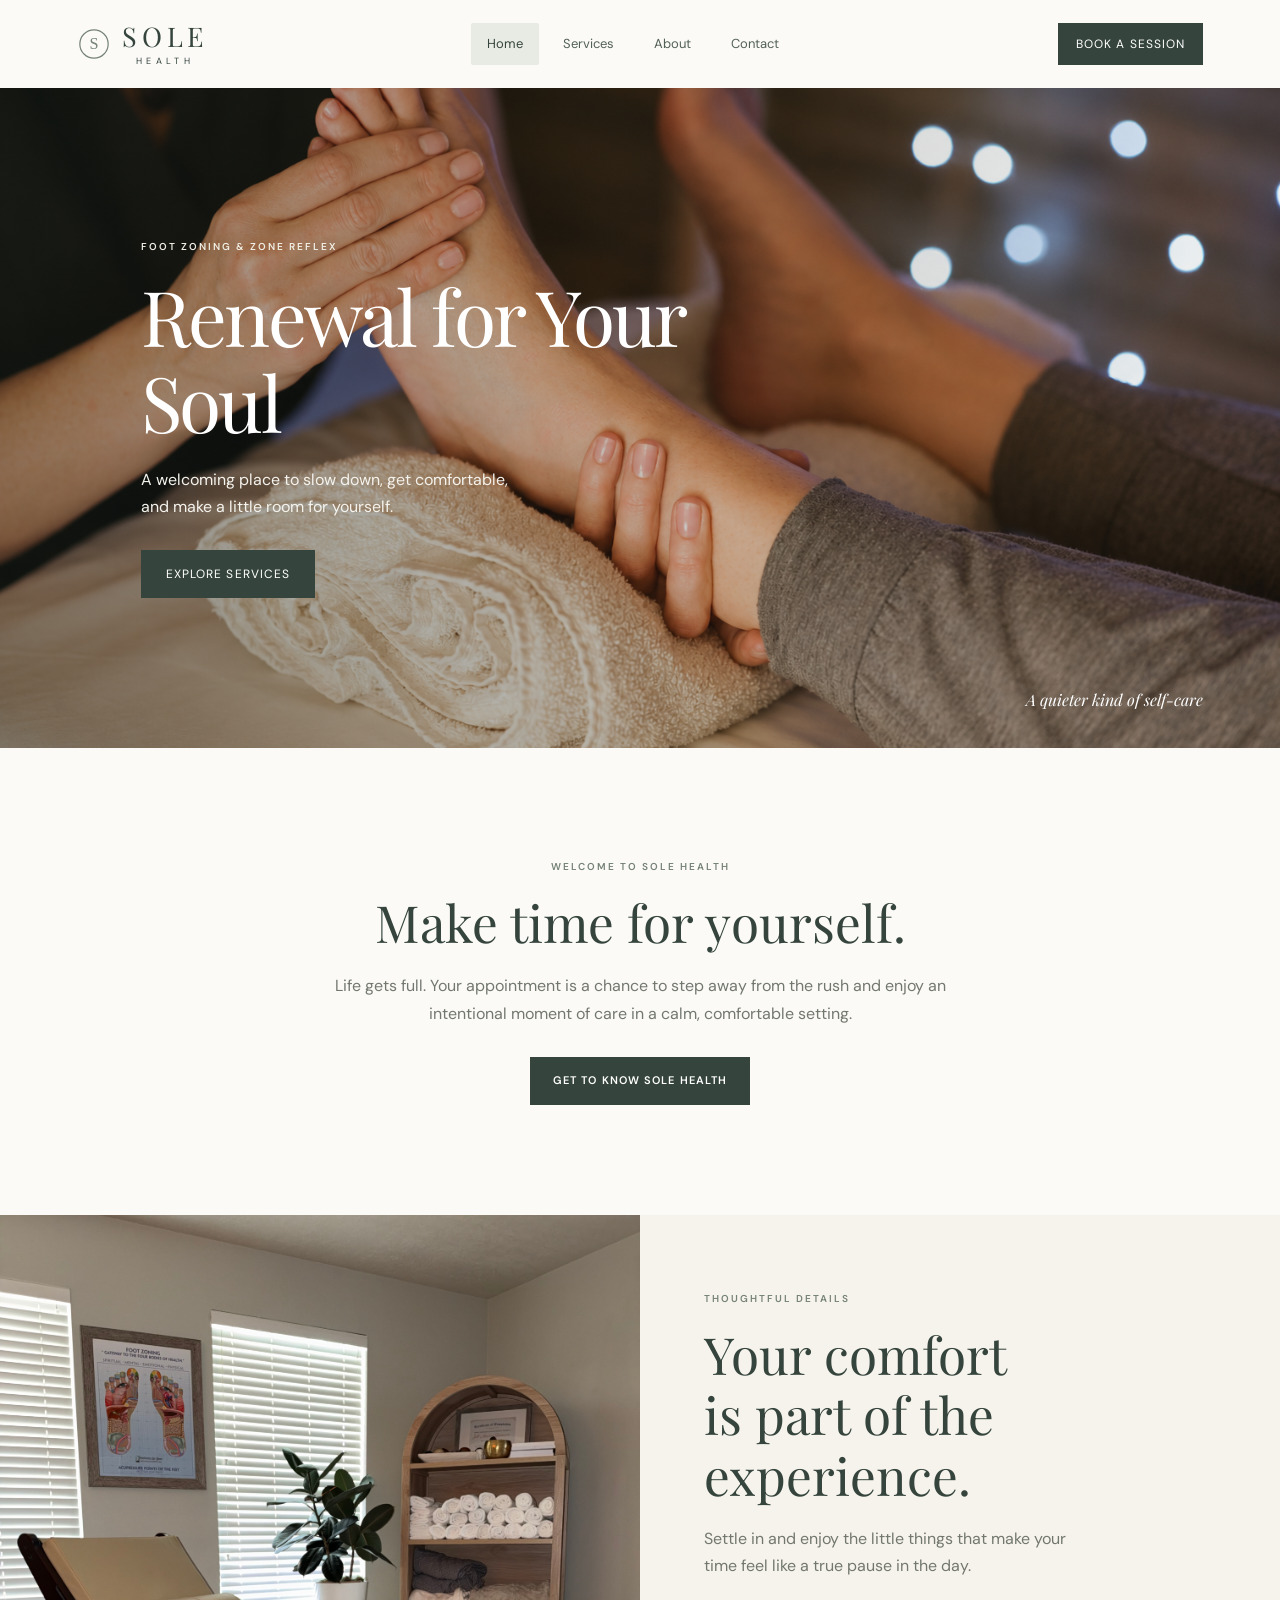
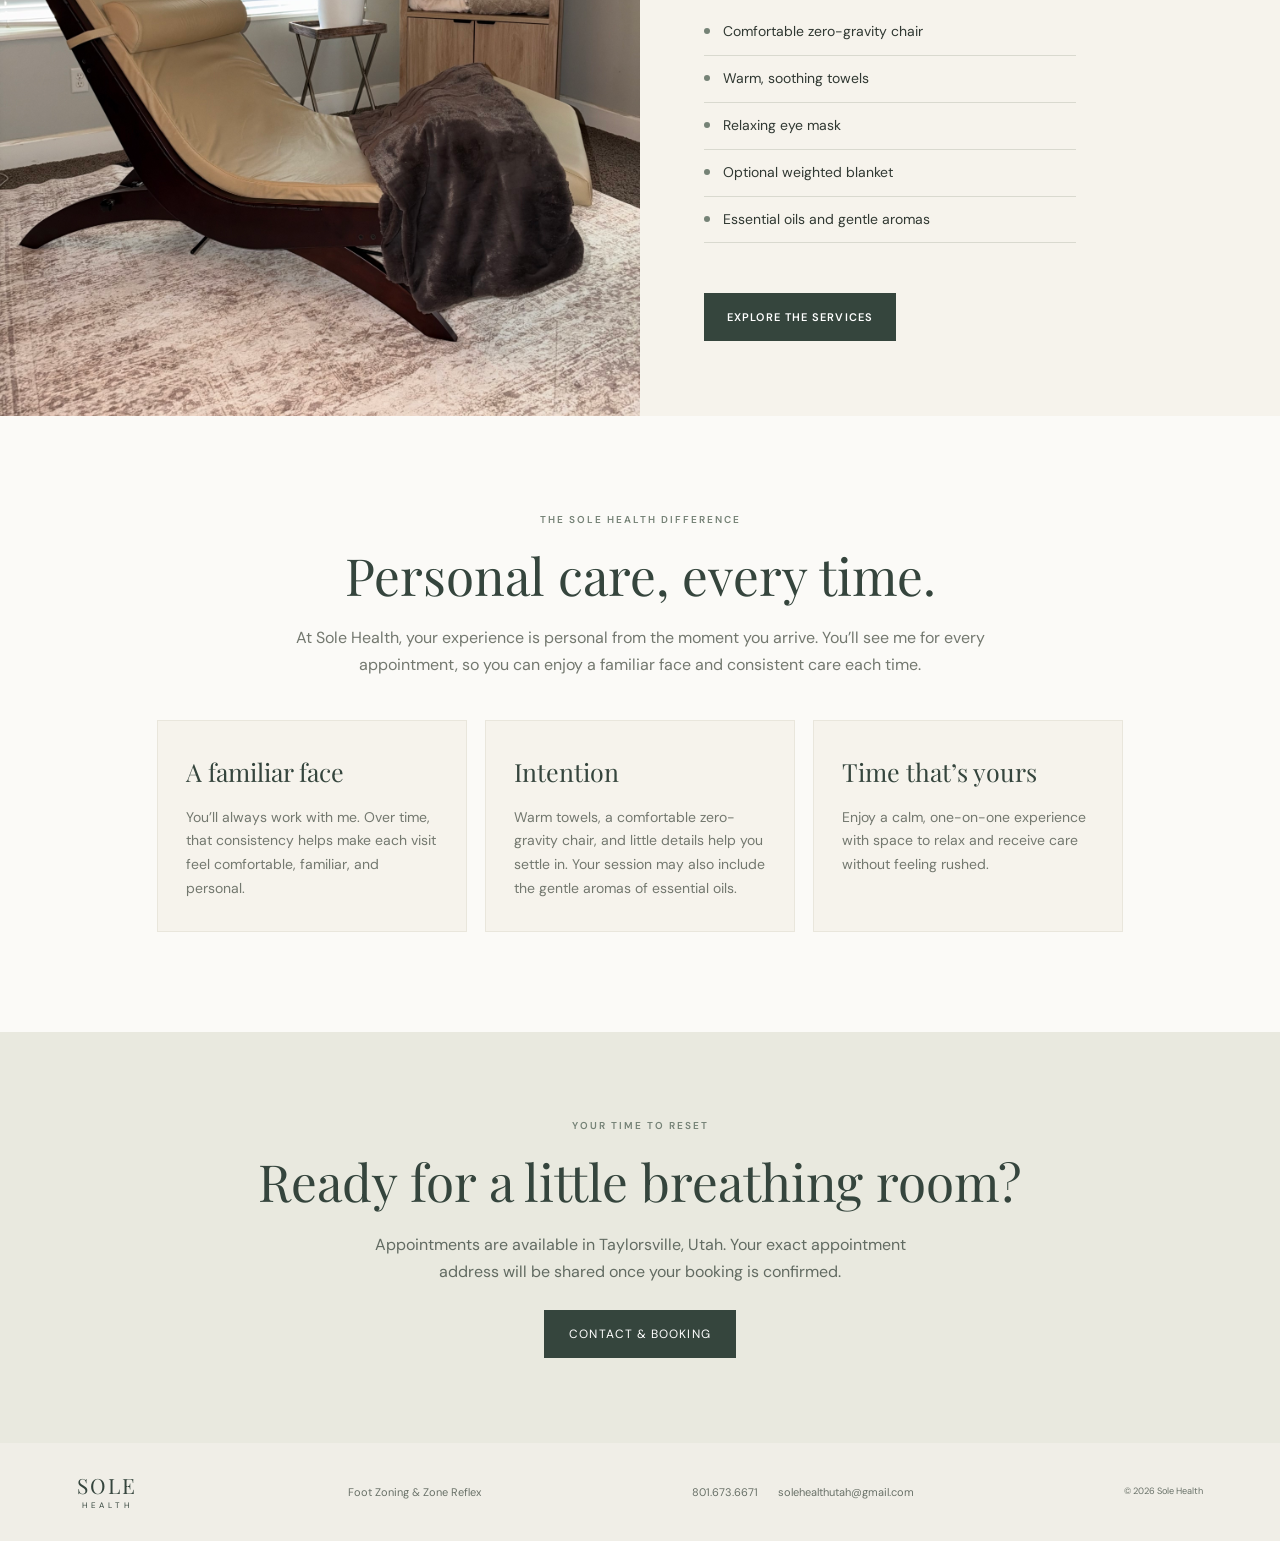
<file: index.html>
<!doctype html><html lang="en"><head><meta charset="utf-8"><meta name="viewport" content="width=device-width,initial-scale=1"><meta name="description" content="Enjoy Foot Zoning or a luxurious hands-on Zone Reflex session in Taylorsville, Utah."><meta name="theme-color" content="#f6f3ec"><title>Sole Health | Foot Zoning &amp; Zone Reflex</title><link rel="preconnect" href="https://fonts.googleapis.com"><link rel="preconnect" href="https://fonts.gstatic.com" crossorigin><link href="https://fonts.googleapis.com/css2?family=DM+Sans:wght@400;500;600&family=Playfair+Display:wght@400;500;600&display=swap" rel="stylesheet"><link rel="stylesheet" href="styles.css"></head><body><header class="site-header"><a class="wordmark header-wordmark" href="index.html"><svg class="brand-mark" viewBox="0 0 48 48" role="img" aria-label="Sole Health logo" xmlns="http://www.w3.org/2000/svg"><circle cx="24" cy="24" r="20" fill="none" stroke="currentColor" stroke-width="1.7"/><text x="24" y="31" text-anchor="middle" font-family="Georgia,serif" font-size="23" fill="currentColor">S</text></svg><span class="wordmark-text"><span>SOLE</span><small>HEALTH</small></span></a><nav aria-label="Main navigation"><a class="active" href="index.html">Home</a><a class="" href="services.html">Services</a><a class="" href="about.html">About</a><a class="" href="contact.html">Contact</a></nav><a class="button button-small" href="contact.html#booking">Book a session</a></header><main id="top"><section class="hero"><div class="hero-image" role="img" aria-label="A peaceful foot zoning treatment setting"></div><div class="hero-content"><p class="eyebrow">FOOT ZONING &amp; ZONE REFLEX</p><h1>Renewal for Your Soul</h1><p class="hero-copy">A welcoming place to slow down, get comfortable, and make a little room for yourself.</p><a class="button" href="services.html">Explore services</a></div><div class="hero-note">A quieter kind of self-care</div></section><section class="intro section-wrap"><p class="eyebrow">WELCOME TO SOLE HEALTH</p><h2>Make time for yourself.</h2><p class="intro-copy">Life gets full. Your appointment is a chance to step away from the rush and enjoy an intentional moment of care in a calm, comfortable setting.</p><a class="text-link standalone-link" href="about.html">Get to know Sole Health</a></section><section class="experience"><div class="experience-photo" role="img" aria-label="A calm spa treatment room with soft linens and warm candlelight"></div><div class="experience-copy"><p class="eyebrow">THOUGHTFUL DETAILS</p><h2>Your comfort<br>is part of the experience.</h2><p>Settle in and enjoy the little things that make your time feel like a true pause in the day.</p><ul class="amenities"><li>Comfortable zero-gravity chair</li><li>Warm, soothing towels</li><li>Relaxing eye mask</li><li>Optional weighted blanket</li><li>Essential oils and gentle aromas</li></ul><a class="text-link standalone-link" href="services.html">Explore the services</a></div></section><section class="difference section-wrap"><div class="difference-heading"><p class="eyebrow">THE SOLE HEALTH DIFFERENCE</p><h2>Personal care, every time.</h2><p>At Sole Health, your experience is personal from the moment you arrive. You’ll see me for every appointment, so you can enjoy a familiar face and consistent care each time.</p></div><div class="difference-grid"><article class="difference-card"><h3>A familiar face</h3><p>You’ll always work with me. Over time, that consistency helps make each visit feel comfortable, familiar, and personal.</p></article><article class="difference-card"><h3>Intention</h3><p>Warm towels, a comfortable zero-gravity chair, and little details help you settle in. Your session may also include the gentle aromas of essential oils.</p></article><article class="difference-card"><h3>Time that’s yours</h3><p>Enjoy a calm, one-on-one experience with space to relax and receive care without feeling rushed.</p></article></div></section><section class="home-contact"><p class="eyebrow">YOUR TIME TO RESET</p><h2>Ready for a little breathing room?</h2><p>Appointments are available in Taylorsville, Utah. Your exact appointment address will be shared once your booking is confirmed.</p><a class="button" href="contact.html#booking">Contact &amp; booking</a></section></main><footer class="site-footer"><a class="wordmark footer-mark" href="index.html"><span>SOLE</span><small>HEALTH</small></a><p>Foot Zoning &amp; Zone Reflex</p><div class="footer-contact"><a href="tel:+18016736671">801.673.6671</a><a href="mailto:solehealthutah@gmail.com?subject=Appointment%20Booking%20-%20Sole%20Health">solehealthutah@gmail.com</a></div><small>© <span class="year"></span> Sole Health</small></footer><script>document.querySelectorAll('.year').forEach(el=>el.textContent=new Date().getFullYear())</script></body></html>
</file>
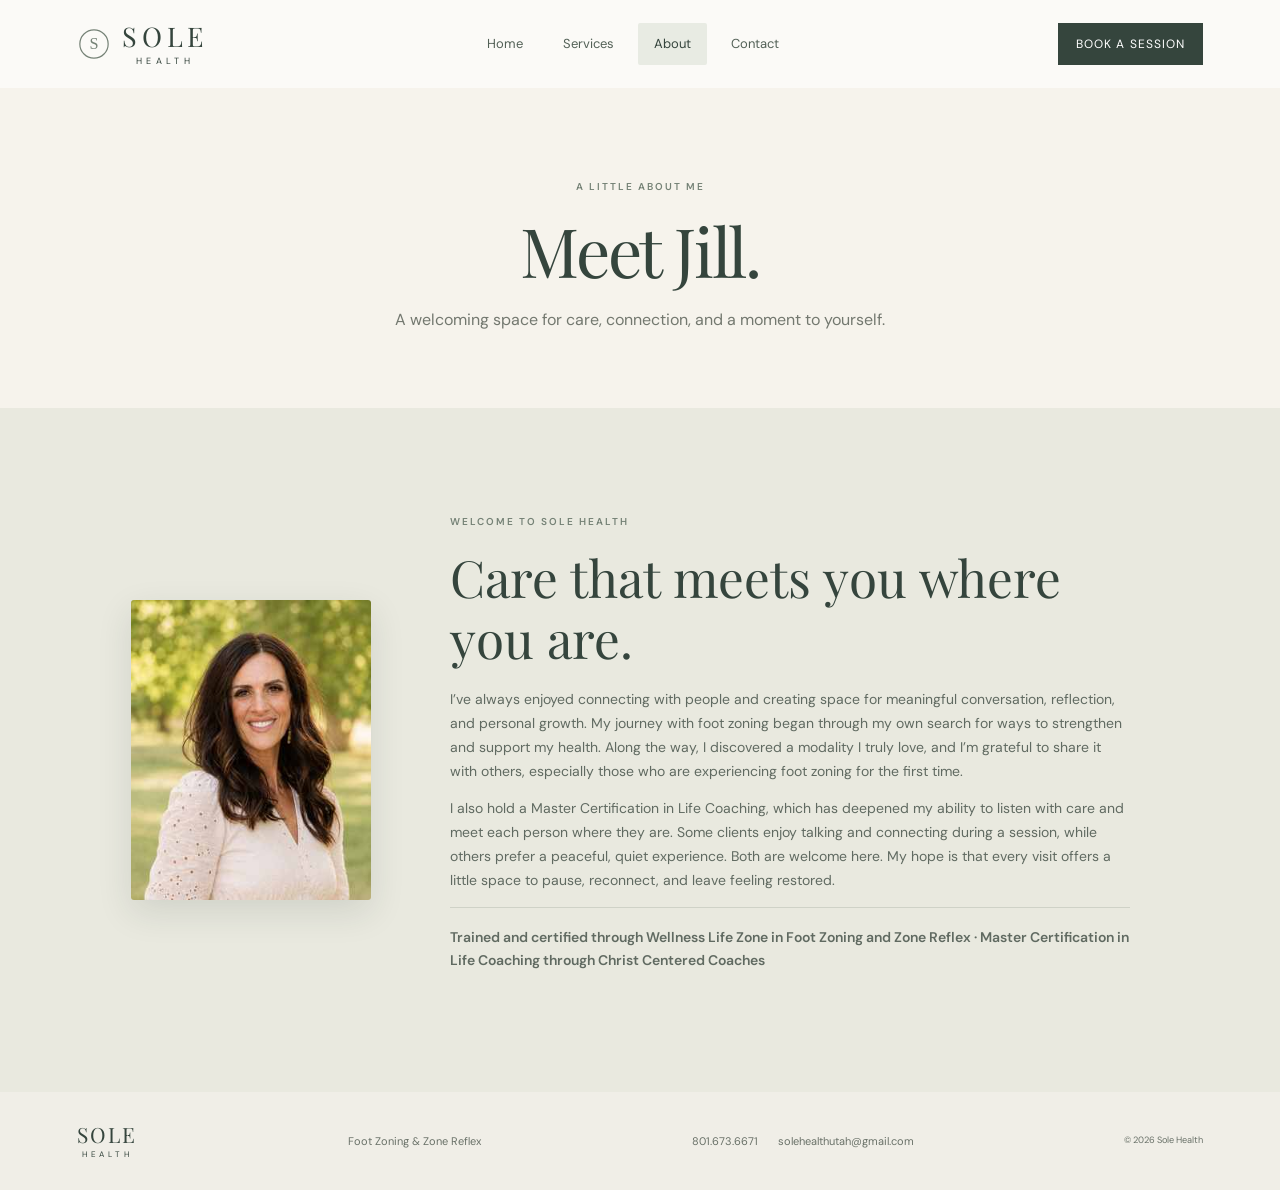
<file: about.html>
<!doctype html><html lang="en"><head><meta charset="utf-8"><meta name="viewport" content="width=device-width,initial-scale=1"><meta name="description" content="Enjoy Foot Zoning or a luxurious hands-on Zone Reflex session in Taylorsville, Utah."><meta name="theme-color" content="#f6f3ec"><title>Sole Health | Foot Zoning &amp; Zone Reflex</title><link rel="preconnect" href="https://fonts.googleapis.com"><link rel="preconnect" href="https://fonts.gstatic.com" crossorigin><link href="https://fonts.googleapis.com/css2?family=DM+Sans:wght@400;500;600&family=Playfair+Display:wght@400;500;600&display=swap" rel="stylesheet"><link rel="stylesheet" href="styles.css"></head><body><header class="site-header"><a class="wordmark header-wordmark" href="index.html"><svg class="brand-mark" viewBox="0 0 48 48" role="img" aria-label="Sole Health logo" xmlns="http://www.w3.org/2000/svg"><circle cx="24" cy="24" r="20" fill="none" stroke="currentColor" stroke-width="1.7"/><text x="24" y="31" text-anchor="middle" font-family="Georgia,serif" font-size="23" fill="currentColor">S</text></svg><span class="wordmark-text"><span>SOLE</span><small>HEALTH</small></span></a><nav aria-label="Main navigation"><a class="" href="index.html">Home</a><a class="" href="services.html">Services</a><a class="active" href="about.html">About</a><a class="" href="contact.html">Contact</a></nav><a class="button button-small" href="contact.html#booking">Book a session</a></header><main><section class="page-hero"><p class="eyebrow">A LITTLE ABOUT ME</p><h1>Meet Jill.</h1><p>A welcoming space for care, connection, and a moment to yourself.</p></section><section class="about"><div class="about-photo" role="img" aria-label="Sole Health profile photo"></div><div class="about-copy"><p class="eyebrow">WELCOME TO SOLE HEALTH</p><h2>Care that meets you where you are.</h2><p>I’ve always enjoyed connecting with people and creating space for meaningful conversation, reflection, and personal growth. My journey with foot zoning began through my own search for ways to strengthen and support my health. Along the way, I discovered a modality I truly love, and I’m grateful to share it with others, especially those who are experiencing foot zoning for the first time.</p><p>I also hold a Master Certification in Life Coaching, which has deepened my ability to listen with care and meet each person where they are. Some clients enjoy talking and connecting during a session, while others prefer a peaceful, quiet experience. Both are welcome here. My hope is that every visit offers a little space to pause, reconnect, and leave feeling restored.</p><p class="training">Trained and certified through Wellness Life Zone in Foot Zoning and Zone Reflex · Master Certification in Life Coaching through Christ Centered Coaches</p></div></section></main><footer class="site-footer"><a class="wordmark footer-mark" href="index.html"><span>SOLE</span><small>HEALTH</small></a><p>Foot Zoning &amp; Zone Reflex</p><div class="footer-contact"><a href="tel:+18016736671">801.673.6671</a><a href="mailto:solehealthutah@gmail.com?subject=Appointment%20Booking%20-%20Sole%20Health">solehealthutah@gmail.com</a></div><small>© <span class="year"></span> Sole Health</small></footer><script>document.querySelectorAll('.year').forEach(el=>el.textContent=new Date().getFullYear())</script></body></html>
</file>
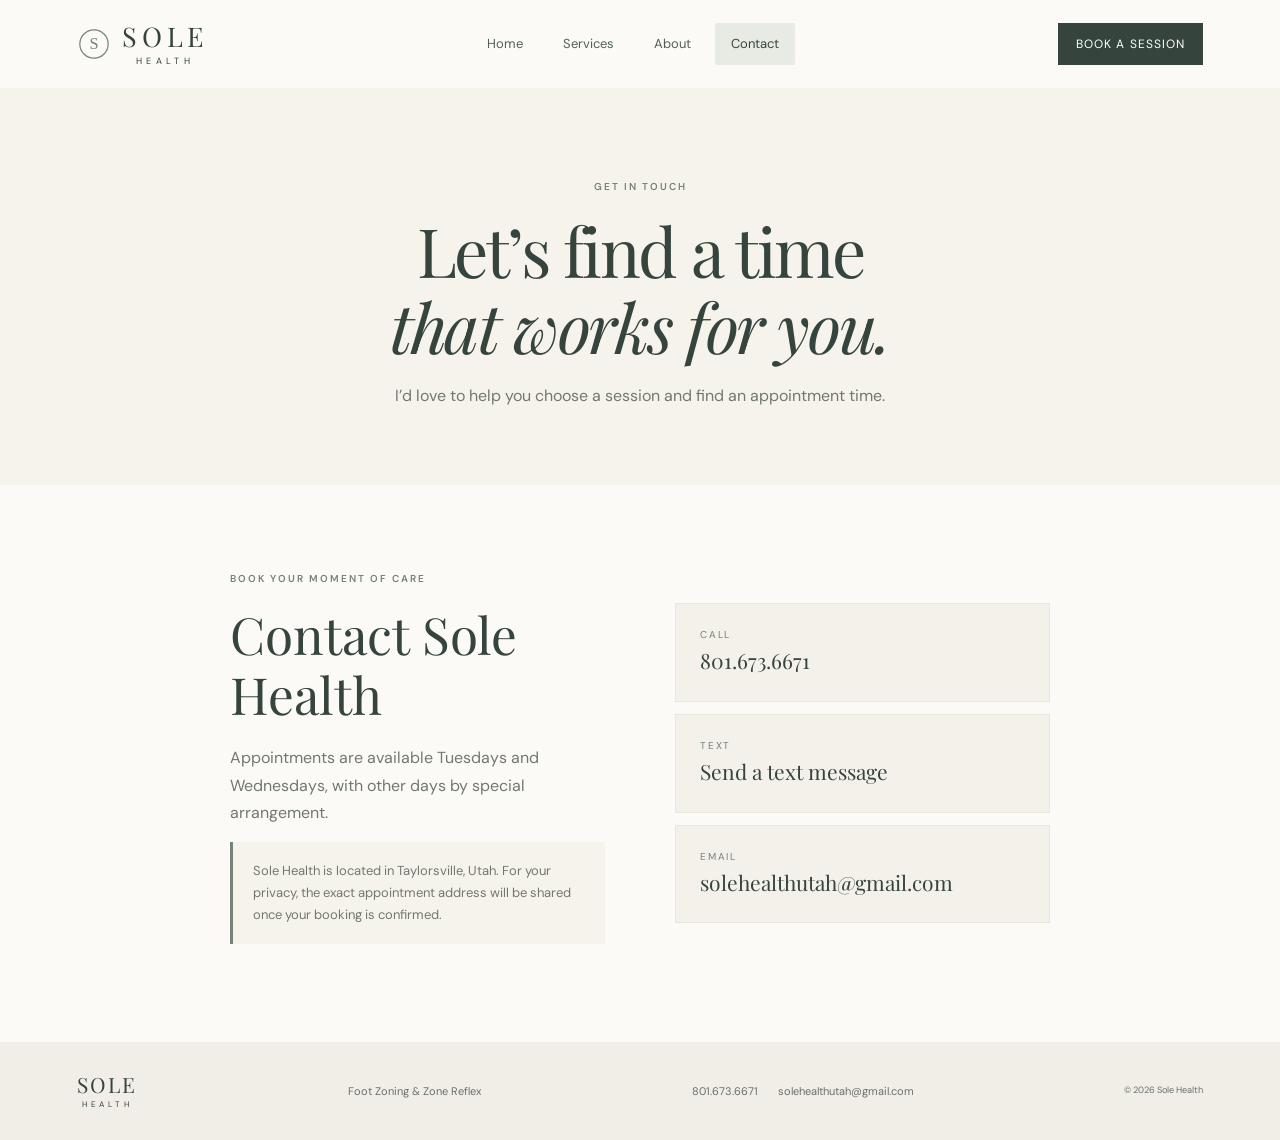
<file: contact.html>
<!doctype html><html lang="en"><head><meta charset="utf-8"><meta name="viewport" content="width=device-width,initial-scale=1"><meta name="description" content="Enjoy Foot Zoning or a luxurious hands-on Zone Reflex session in Taylorsville, Utah."><meta name="theme-color" content="#f6f3ec"><title>Sole Health | Foot Zoning &amp; Zone Reflex</title><link rel="preconnect" href="https://fonts.googleapis.com"><link rel="preconnect" href="https://fonts.gstatic.com" crossorigin><link href="https://fonts.googleapis.com/css2?family=DM+Sans:wght@400;500;600&family=Playfair+Display:wght@400;500;600&display=swap" rel="stylesheet"><link rel="stylesheet" href="styles.css"></head><body><header class="site-header"><a class="wordmark header-wordmark" href="index.html"><svg class="brand-mark" viewBox="0 0 48 48" role="img" aria-label="Sole Health logo" xmlns="http://www.w3.org/2000/svg"><circle cx="24" cy="24" r="20" fill="none" stroke="currentColor" stroke-width="1.7"/><text x="24" y="31" text-anchor="middle" font-family="Georgia,serif" font-size="23" fill="currentColor">S</text></svg><span class="wordmark-text"><span>SOLE</span><small>HEALTH</small></span></a><nav aria-label="Main navigation"><a class="" href="index.html">Home</a><a class="" href="services.html">Services</a><a class="" href="about.html">About</a><a class="active" href="contact.html">Contact</a></nav><a class="button button-small" href="contact.html#booking">Book a session</a></header><main><section class="page-hero"><p class="eyebrow">GET IN TOUCH</p><h1>Let’s <span class="find-word">f<span class="find-i">i</span>nd</span> a time<br><em>that works for you.</em></h1><p>I’d love to help you choose a session and find an appointment time.</p></section><section class="contact-section" id="booking"><div class="contact-copy"><p class="eyebrow">BOOK YOUR MOMENT OF CARE</p><h2>Contact Sole Health</h2><p>Appointments are available Tuesdays and Wednesdays, with other days by special arrangement.</p><p class="privacy-note">Sole Health is located in Taylorsville, Utah. For your privacy, the exact appointment address will be shared once your booking is confirmed.</p></div><div class="contact-methods"><a class="contact-method" href="tel:+18016736671"><span>Call</span><strong>801.673.6671</strong></a><a class="contact-method" href="sms:+18016736671"><span>Text</span><strong>Send a text message</strong></a><a class="contact-method" href="mailto:solehealthutah@gmail.com?subject=Appointment%20Booking%20-%20Sole%20Health&body=Hello%20Sole%20Health%2C%0A%0AI%27d%20like%20to%20book%20an%20appointment.%20Please%20let%20me%20know%20what%20times%20are%20available.%0A%0AThank%20you!"><span>Email</span><strong>solehealthutah@gmail.com</strong></a></div></section></main><footer class="site-footer"><a class="wordmark footer-mark" href="index.html"><span>SOLE</span><small>HEALTH</small></a><p>Foot Zoning &amp; Zone Reflex</p><div class="footer-contact"><a href="tel:+18016736671">801.673.6671</a><a href="mailto:solehealthutah@gmail.com?subject=Appointment%20Booking%20-%20Sole%20Health">solehealthutah@gmail.com</a></div><small>© <span class="year"></span> Sole Health</small></footer><script>document.querySelectorAll('.year').forEach(el=>el.textContent=new Date().getFullYear())</script></body></html>
</file>
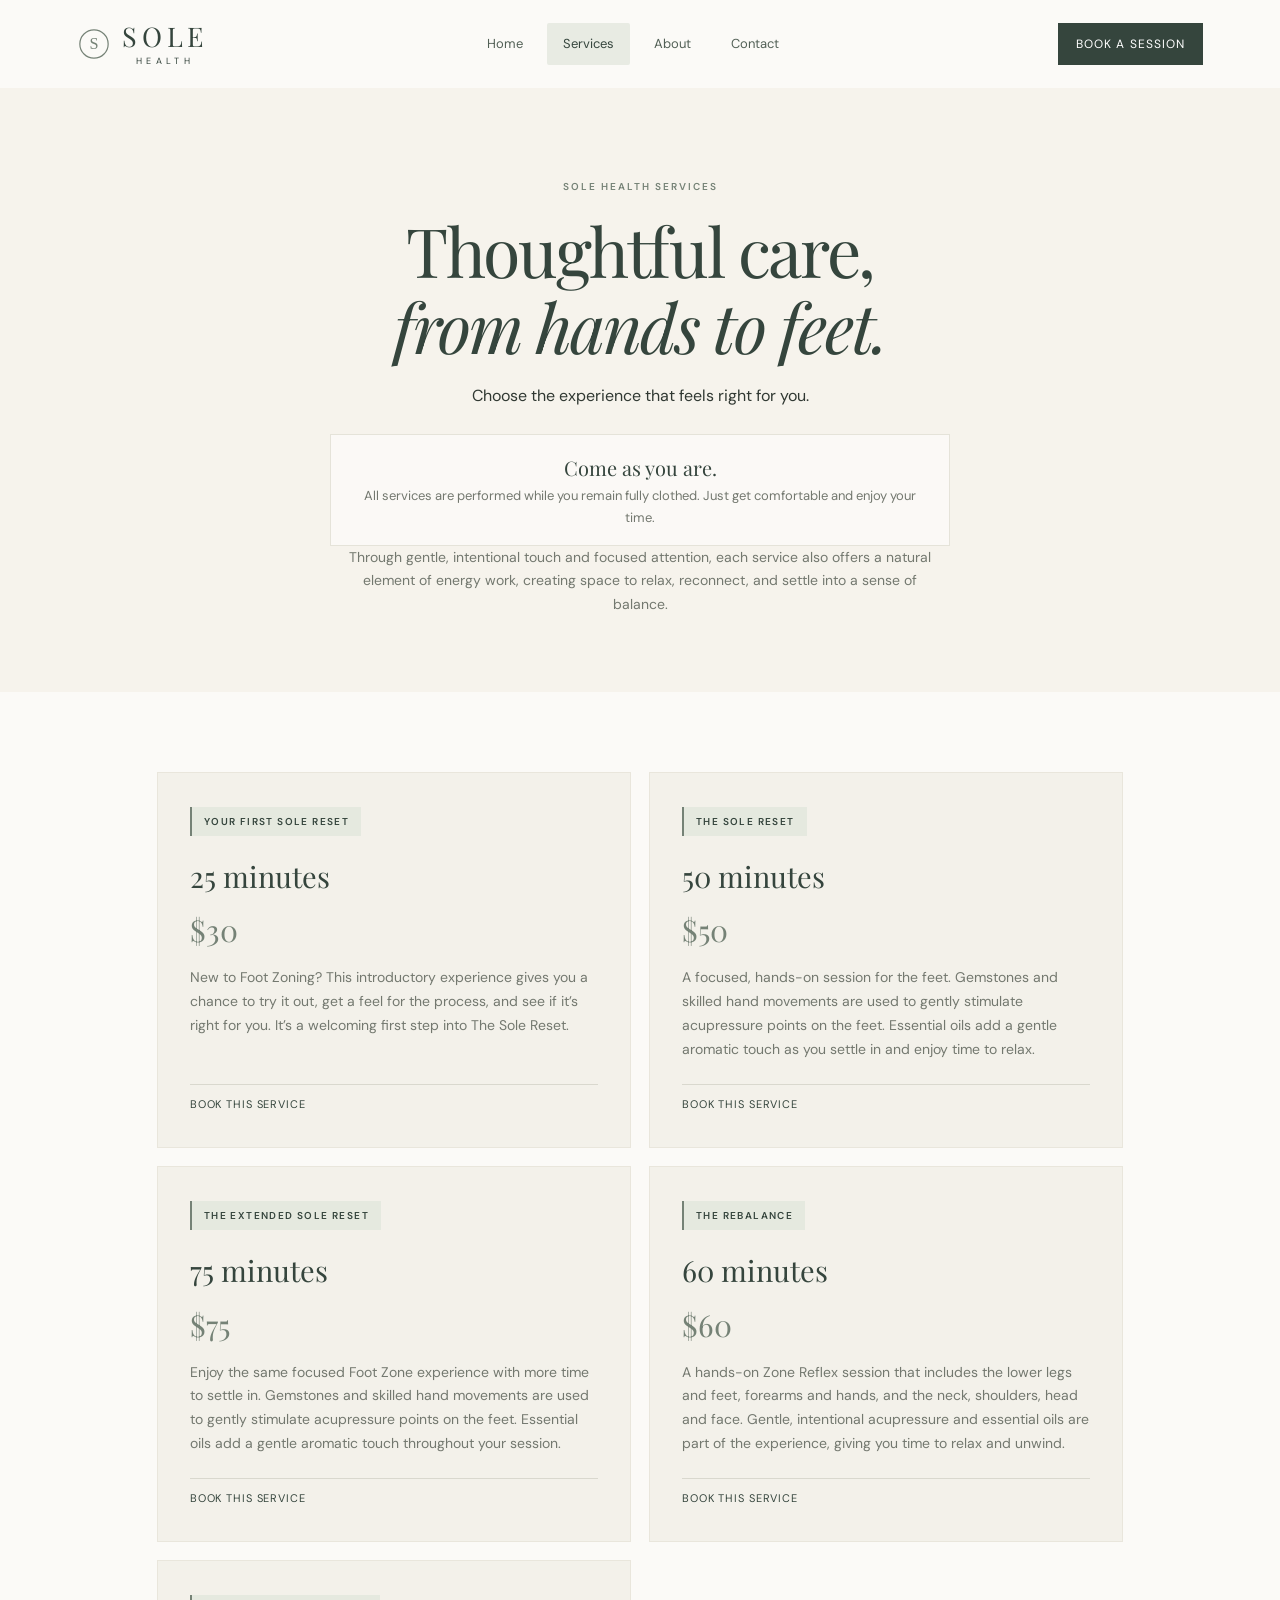
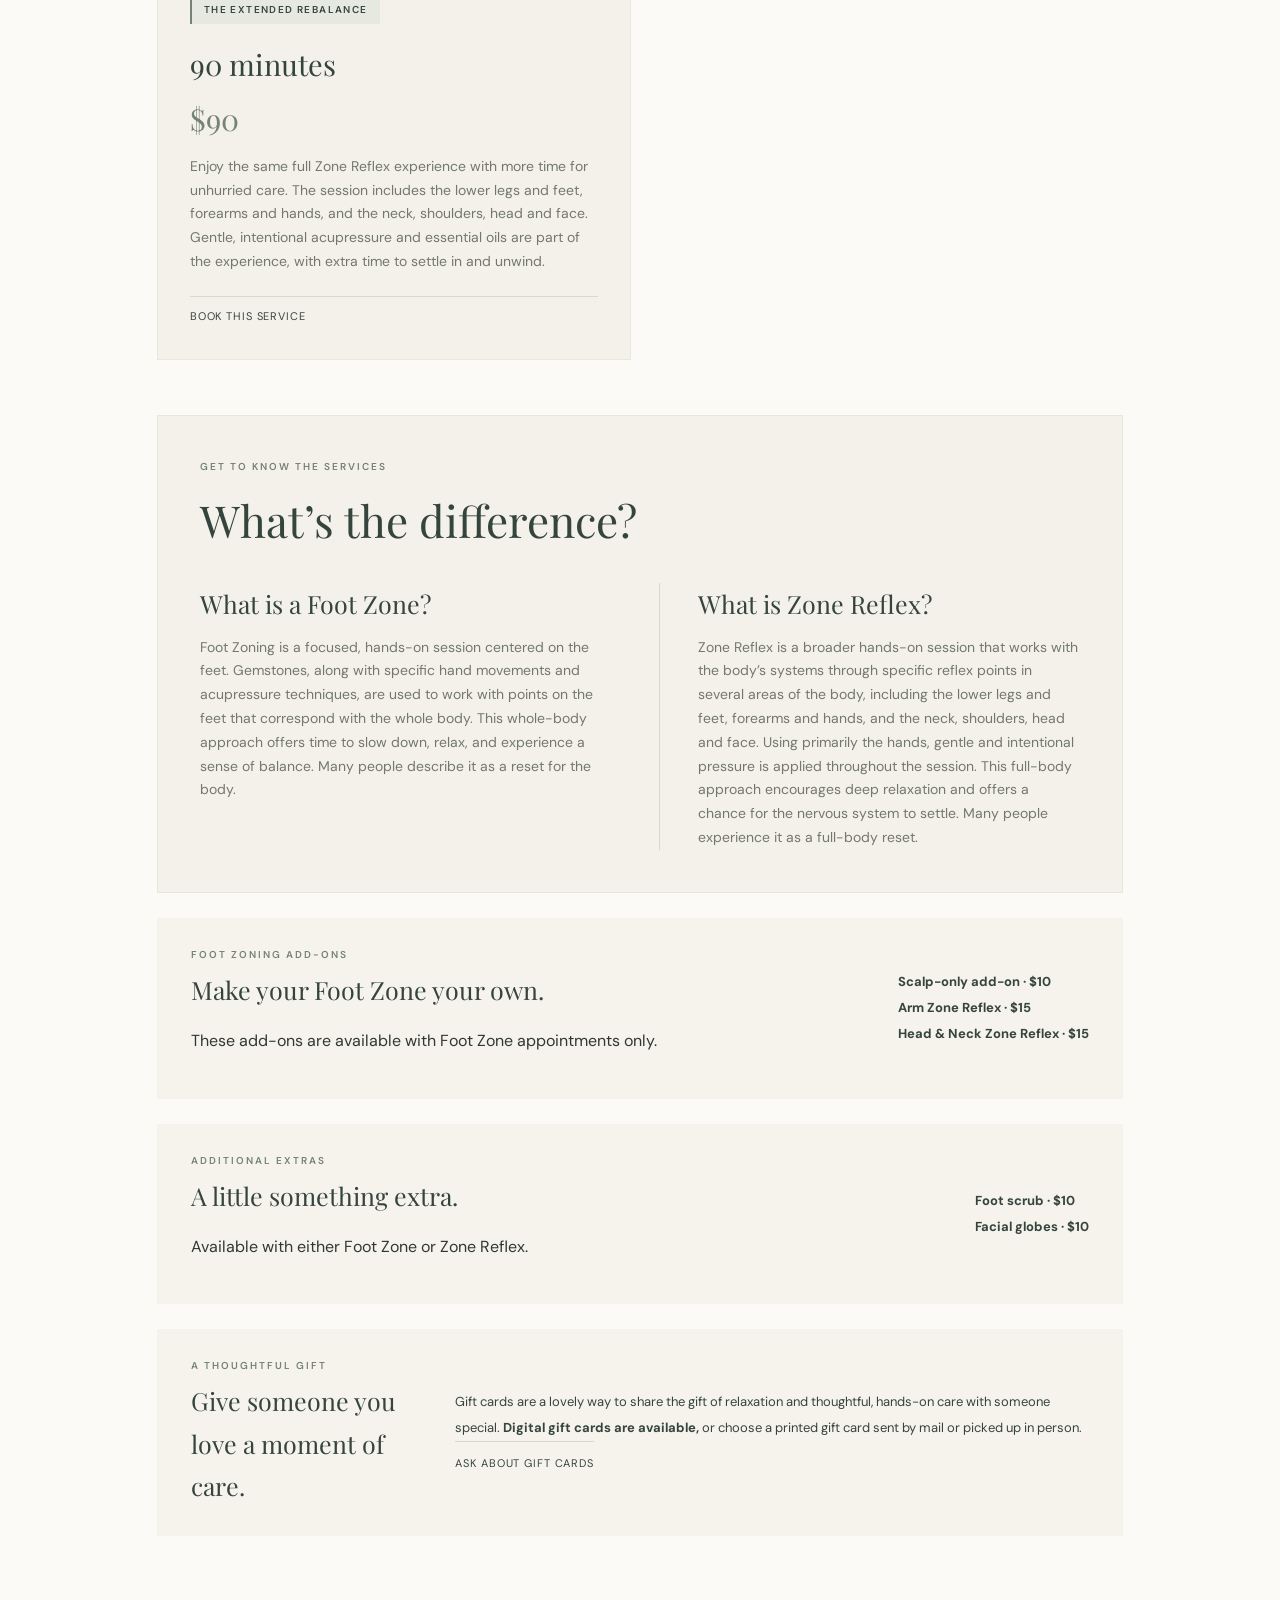
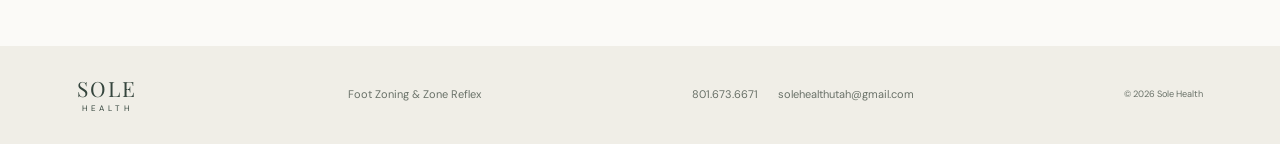
<file: services.html>
<!doctype html><html lang="en"><head><meta charset="utf-8"><meta name="viewport" content="width=device-width,initial-scale=1"><meta name="description" content="Enjoy Foot Zoning or a luxurious hands-on Zone Reflex session in Taylorsville, Utah."><meta name="theme-color" content="#f6f3ec"><title>Sole Health | Foot Zoning &amp; Zone Reflex</title><link rel="preconnect" href="https://fonts.googleapis.com"><link rel="preconnect" href="https://fonts.gstatic.com" crossorigin><link href="https://fonts.googleapis.com/css2?family=DM+Sans:wght@400;500;600&family=Playfair+Display:wght@400;500;600&display=swap" rel="stylesheet"><link rel="stylesheet" href="styles.css"></head><body><header class="site-header"><a class="wordmark header-wordmark" href="index.html"><svg class="brand-mark" viewBox="0 0 48 48" role="img" aria-label="Sole Health logo" xmlns="http://www.w3.org/2000/svg"><circle cx="24" cy="24" r="20" fill="none" stroke="currentColor" stroke-width="1.7"/><text x="24" y="31" text-anchor="middle" font-family="Georgia,serif" font-size="23" fill="currentColor">S</text></svg><span class="wordmark-text"><span>SOLE</span><small>HEALTH</small></span></a><nav aria-label="Main navigation"><a class="" href="index.html">Home</a><a class="active" href="services.html">Services</a><a class="" href="about.html">About</a><a class="" href="contact.html">Contact</a></nav><a class="button button-small" href="contact.html#booking">Book a session</a></header><main><section class="page-hero"><p class="eyebrow">SOLE HEALTH SERVICES</p><h1>Thoughtful care,<br><em>from hands to feet.</em></h1><p>Choose the experience that feels right for you.</p><p class="service-comfort"><strong>Come as you are.</strong><br>All services are performed while you remain fully clothed. Just get comfortable and enjoy your time.</p><p class="service-energy">Through gentle, intentional touch and focused attention, each service also offers a natural element of energy work, creating space to relax, reconnect, and settle into a sense of balance.</p></section><section class="services section-wrap" id="services"><div class="service-grid"><article class="service-card"><p class="eyebrow">YOUR FIRST SOLE RESET</p><h3>25 minutes</h3><p class="price">$30</p><p>New to Foot Zoning? This introductory experience gives you a chance to try it out, get a feel for the process, and see if it’s right for you. It’s a welcoming first step into The Sole Reset.</p><a class="text-link" href="contact.html?service=Your%20First%20Sole%20Reset%2025-minute%20appointment#booking">Book this service</a></article><article class="service-card"><p class="eyebrow">THE SOLE RESET</p><h3>50 minutes</h3><p class="price">$50</p><p>A focused, hands-on session for the feet. Gemstones and skilled hand movements are used to gently stimulate acupressure points on the feet. Essential oils add a gentle aromatic touch as you settle in and enjoy time to relax.</p><a class="text-link" href="contact.html?service=The%20Sole%20Reset%2050-minute%20appointment#booking">Book this service</a></article><article class="service-card"><p class="eyebrow">THE EXTENDED SOLE RESET</p><h3>75 minutes</h3><p class="price">$75</p><p>Enjoy the same focused Foot Zone experience with more time to settle in. Gemstones and skilled hand movements are used to gently stimulate acupressure points on the feet. Essential oils add a gentle aromatic touch throughout your session.</p><a class="text-link" href="contact.html?service=The%20Extended%20Sole%20Reset%2075-minute%20appointment#booking">Book this service</a></article><article class="service-card"><p class="eyebrow">THE REBALANCE</p><h3>60 minutes</h3><p class="price">$60</p><p>A hands-on Zone Reflex session that includes the lower legs and feet, forearms and hands, and the neck, shoulders, head and face. Gentle, intentional acupressure and essential oils are part of the experience, giving you time to relax and unwind.</p><a class="text-link" href="contact.html?service=The%20Rebalance%2060-minute%20appointment#booking">Book this service</a></article><article class="service-card"><p class="eyebrow">THE EXTENDED REBALANCE</p><h3>90 minutes</h3><p class="price">$90</p><p>Enjoy the same full Zone Reflex experience with more time for unhurried care. The session includes the lower legs and feet, forearms and hands, and the neck, shoulders, head and face. Gentle, intentional acupressure and essential oils are part of the experience, with extra time to settle in and unwind.</p><a class="text-link" href="contact.html?service=The%20Extended%20Rebalance%2090-minute%20appointment#booking">Book this service</a></article></div><section class="service-education"><p class="eyebrow">GET TO KNOW THE SERVICES</p><h2>What’s the difference?</h2><div class="service-education-grid"><article><h3>What is a Foot Zone?</h3><p>Foot Zoning is a focused, hands-on session centered on the feet. Gemstones, along with specific hand movements and acupressure techniques, are used to work with points on the feet that correspond with the whole body. This whole-body approach offers time to slow down, relax, and experience a sense of balance. Many people describe it as a reset for the body.</p></article><article><h3>What is Zone Reflex?</h3><p>Zone Reflex is a broader hands-on session that works with the body’s systems through specific reflex points in several areas of the body, including the lower legs and feet, forearms and hands, and the neck, shoulders, head and face. Using primarily the hands, gentle and intentional pressure is applied throughout the session. This full-body approach encourages deep relaxation and offers a chance for the nervous system to settle. Many people experience it as a full-body reset.</p></article></div></section><div class="enhancements"><div><p class="eyebrow">FOOT ZONING ADD-ONS</p><h3>Make your Foot Zone your own.</h3><p>These add-ons are available with Foot Zone appointments only.</p></div><p><strong>Scalp-only add-on · $10</strong><br><strong>Arm Zone Reflex · $15</strong><br><strong>Head &amp; Neck Zone Reflex · $15</strong></p></div><div class="enhancements"><div><p class="eyebrow">ADDITIONAL EXTRAS</p><h3>A little something extra.</h3><p>Available with either Foot Zone or Zone Reflex.</p></div><p><strong>Foot scrub · $10</strong><br><strong>Facial globes · $10</strong></p></div><div class="enhancements gift-cards"><div><p class="eyebrow">A THOUGHTFUL GIFT</p><h3>Give someone you love a moment of care.</h3></div><p>Gift cards are a lovely way to share the gift of relaxation and thoughtful, hands-on care with someone special. <strong>Digital gift cards are available,</strong> or choose a printed gift card sent by mail or picked up in person.<br><a class="text-link" href="mailto:solehealthutah@gmail.com?subject=Sole%20Health%20Gift%20Card%20Inquiry">Ask about gift cards</a></p></div></section></main><footer class="site-footer"><a class="wordmark footer-mark" href="index.html"><span>SOLE</span><small>HEALTH</small></a><p>Foot Zoning &amp; Zone Reflex</p><div class="footer-contact"><a href="tel:+18016736671">801.673.6671</a><a href="mailto:solehealthutah@gmail.com?subject=Appointment%20Booking%20-%20Sole%20Health">solehealthutah@gmail.com</a></div><small>© <span class="year"></span> Sole Health</small></footer><script>document.querySelectorAll('.year').forEach(el=>el.textContent=new Date().getFullYear())</script></body></html>
</file>
<file: styles.css>
:root{--cream:#f6f3ec;--paper:#fbfaf7;--sage:#758276;--deep:#35453d;--ink:#303832;--muted:#73786f;--serif:"Playfair Display",Georgia,serif;--sans:"DM Sans",Arial,sans-serif}*{box-sizing:border-box}html{scroll-behavior:smooth}body{margin:0;background:var(--paper);color:var(--ink);font-family:var(--sans);font-size:16px;line-height:1.7}a{color:inherit;text-decoration:none}.site-header{min-height:88px;padding:12px 6vw;display:flex;align-items:center;justify-content:space-between;gap:24px;background:var(--paper);position:relative;z-index:2}.wordmark{display:flex;flex-direction:column;align-items:center;line-height:1;color:var(--deep);letter-spacing:.24em}.header-wordmark{flex-direction:row;align-items:center;justify-content:flex-start;gap:11px;letter-spacing:normal;padding:0}.brand-mark{display:block;flex:0 0 34px;width:34px;height:34px;color:var(--sage)}.wordmark-text{display:flex;flex-direction:column;align-items:center;line-height:1}.wordmark-text>span{font-family:var(--serif);font-size:27px;letter-spacing:.18em}.wordmark-text>small{font-size:9px;letter-spacing:.48em;margin-top:7px}.site-header nav{display:flex;align-items:center;gap:8px;font-size:13px;color:#526056}.site-header nav a{padding:10px 16px;border-radius:2px;transition:background .2s,color .2s}.site-header nav a:hover,.site-header nav a.active{background:#e8ebe3;color:var(--deep)}.button{display:inline-block;padding:14px 25px;background:var(--deep);color:white;font-size:12px;letter-spacing:.09em;text-transform:uppercase;transition:background .2s}.button:hover{background:var(--sage)}.button-small{padding:11px 18px}.hero{min-height:660px;position:relative;display:flex;align-items:center;overflow:hidden;background:#d9d9ce}.hero-image{position:absolute;inset:0;background-image:url("Cozy Spa Foot Massage with Pink Polish.png");background-position:center;background-size:cover}.hero-image:after{content:"";position:absolute;inset:0;background:linear-gradient(90deg,rgba(25,35,29,.43),rgba(25,35,29,.04))}.hero-content{position:relative;color:white;margin-left:11vw;max-width:590px;padding:80px 0}.eyebrow{font-size:10px;letter-spacing:.2em;font-weight:600;color:var(--sage);margin:0 0 17px}.hero .eyebrow{color:#f0eee5}.hero h1,.closing h2,.page-hero h1{font-family:var(--serif);font-weight:400;font-size:clamp(48px,6vw,78px);line-height:1.12;letter-spacing:-.035em;margin:0 0 22px}.hero h1 em,.page-hero h1 em{font-weight:400}.hero-copy{max-width:390px;color:#f5f3ed;margin:0 0 30px}.hero-note{position:absolute;right:6vw;bottom:35px;color:white;font-family:var(--serif);font-style:italic}.section-wrap{max-width:1120px;margin:auto;padding:110px 6vw}.intro{text-align:center}.intro h2,.section-heading h2,.experience h2,.about h2,.contact-copy h2,.home-contact h2{font-family:var(--serif);font-size:clamp(38px,4vw,53px);font-weight:400;line-height:1.18;margin:0 0 20px;color:var(--deep)}.intro-copy{max-width:620px;margin:auto;color:var(--muted)}.standalone-link{display:inline-block;margin-top:26px}.experience{display:grid;grid-template-columns:1fr 1fr;background:var(--cream);min-height:570px}.experience-photo{min-height:500px;background:url("IMG_0427.jpeg") center 58%/cover}.experience-copy{align-self:center;max-width:500px;padding:75px 10%}.experience-copy>p:not(.eyebrow){color:var(--muted)}.amenities{list-style:none;padding:10px 0 0;margin:20px 0}.amenities li{padding:11px 0;border-bottom:1px solid #d9d9cf;font-size:14px}.amenities li:before{content:"";display:inline-block;width:6px;height:6px;border-radius:50%;background:var(--sage);margin:0 13px 2px 0}.home-contact{text-align:center;padding:85px 20px;background:#e9e9df}.home-contact>p:not(.eyebrow){max-width:580px;margin:0 auto 24px;color:#626b62}.page-hero{text-align:center;padding:90px 20px 75px;background:var(--cream)}.page-hero h1{font-size:clamp(44px,5.5vw,68px);color:var(--deep);margin-bottom:18px}.page-hero>p:last-child{color:var(--muted);max-width:590px;margin:0 auto}.services.section-wrap{padding-top:80px}.service-grid{display:grid;grid-template-columns:repeat(2,1fr);gap:18px}.service-card{padding:34px 32px;background:#f3f1ea;border:1px solid #e9e6dc;display:flex;flex-direction:column;min-height:320px}.service-card h3,.enhancements h3{font-family:var(--serif);font-size:29px;font-weight:400;color:var(--deep);margin:0}.service-card .price{font-family:var(--serif);font-size:30px;color:var(--sage);margin:4px 0 10px}.service-card>p:not(.eyebrow):not(.price){font-size:14px;color:var(--muted);margin:0 0 22px}.service-card .eyebrow{font-size:9px;margin-bottom:12px}.service-card .text-link{margin-top:auto}.text-link{display:inline-block;border-top:1px solid #d9d8ce;padding-top:10px;font-size:11px;letter-spacing:.08em;text-transform:uppercase;color:var(--deep)}.enhancements{margin-top:25px;padding:28px 34px;background:var(--cream);display:flex;justify-content:space-between;align-items:center;gap:25px}.enhancements .eyebrow{margin-bottom:6px}.enhancements h3{font-size:25px}.enhancements>p{font-size:13px;line-height:2;margin:0;color:var(--deep)}.enhancements span{color:var(--muted)}.about{display:grid;grid-template-columns:.55fr 1.45fr;align-items:center;gap:5vw;background:#e9e9df;padding:70px 9vw}.about-photo{width:min(100%,240px);aspect-ratio:4/5;justify-self:center;border-radius:3px;background:url("https://avatars.githubusercontent.com/u/359666981?v=4") center/cover no-repeat;box-shadow:0 12px 35px rgba(35,48,39,.12)}.about-copy{align-self:center;max-width:680px;padding:35px 0}.about-copy>p:not(.eyebrow){color:#606a61;font-size:14px}.about-copy .training{padding-top:18px;border-top:1px solid #cfd2c7;color:var(--deep);font-weight:600}.find-word{letter-spacing:-.035em;font-kerning:normal;font-feature-settings:normal}.find-i{display:inline-block;margin-left:-.025em;letter-spacing:inherit}.contact-section{max-width:1000px;margin:0 auto;padding:85px 7vw;display:grid;grid-template-columns:1fr 1fr;gap:70px;align-items:center}.contact-copy>p:not(.eyebrow){color:var(--muted)}.privacy-note{padding:18px 20px;background:var(--cream);border-left:3px solid var(--sage);font-size:13px}.contact-methods{display:grid;gap:12px}.contact-method{display:flex;flex-direction:column;padding:22px 24px;background:#f3f1ea;border:1px solid #e9e6dc;transition:background .2s}.contact-method:hover{background:#e9e9df}.contact-method span{font-size:10px;letter-spacing:.18em;text-transform:uppercase;color:var(--sage)}.contact-method strong{font-family:var(--serif);font-size:21px;font-weight:400;color:var(--deep);overflow-wrap:anywhere}.site-footer{display:flex;align-items:center;justify-content:space-between;gap:20px;padding:32px 6vw;background:#f0eee7;color:#697168;font-size:11px}.footer-mark{letter-spacing:.2em}.footer-mark>span{font-family:var(--serif);font-size:21px}.footer-mark>small{font-size:8px;letter-spacing:.48em;margin-top:5px}.footer-contact{display:flex;gap:20px}.site-footer>p{margin:0}@media(max-width:850px){.site-header{padding:14px 5vw;gap:12px}.site-header nav{gap:3px}.site-header nav a{padding:9px 11px}.service-grid{grid-template-columns:repeat(2,1fr)}.experience-copy,.about-copy{padding:55px 8%}.hero-content{margin-left:8vw;margin-right:8vw}.contact-section{gap:35px}}@media(max-width:600px){.site-header{height:auto;padding:16px 6vw;flex-wrap:wrap;gap:14px}.site-header nav{order:3;width:100%;justify-content:space-between;font-size:11px}.site-header nav a{padding:8px 12px}.site-header .button{font-size:9px;padding:10px 12px}.wordmark-text>span{font-size:23px}.hero{min-height:610px}.hero-content{padding:70px 0}.hero h1{font-size:48px}.section-wrap{padding:75px 7vw}.experience,.about{grid-template-columns:1fr}.experience-photo{min-height:330px}.experience-copy,.about-copy{padding:55px 8vw}.service-grid{grid-template-columns:1fr}.service-card{min-height:260px}.enhancements{display:block;padding:25px}.enhancements>p{margin-top:18px}.about{padding:55px 8vw;gap:28px}.about-photo{width:min(100%,190px)}.page-hero{padding:70px 20px 55px}.page-hero h1{font-size:45px}.contact-section{grid-template-columns:1fr;gap:28px;padding:65px 8vw}.contact-method strong{font-size:19px}.home-contact{padding:70px 22px}.site-footer{flex-direction:column;text-align:center;padding:32px 20px;gap:12px}.footer-contact{flex-direction:column;gap:7px}.intro h2,.experience h2,.about h2,.contact-copy h2,.home-contact h2{font-size:40px}}

/* Give the two homepage text links a clearer, more button-like presence. */
.intro .standalone-link,
.experience-copy .standalone-link {
  display: inline-flex;
  align-items: center;
  justify-content: center;
  min-height: 48px;
  margin-top: 30px;
  padding: 12px 22px;
  border: 1px solid var(--deep);
  background: var(--deep);
  color: #fff;
  font-size: 11px;
  font-weight: 600;
  letter-spacing: .1em;
  text-transform: uppercase;
  transition: background .2s ease, border-color .2s ease, transform .2s ease;
}
.intro .standalone-link:hover,
.experience-copy .standalone-link:hover {
  background: var(--sage);
  border-color: var(--sage);
  color: #fff;
  transform: translateY(-2px);
}
.intro .standalone-link:focus-visible,
.experience-copy .standalone-link:focus-visible {
  outline: 3px solid #a9b4a5;
  outline-offset: 4px;
}


/* Homepage: The Sole Health Difference */
.difference { padding-top: 95px; padding-bottom: 100px; }
.difference-heading { max-width: 690px; margin: 0 auto 42px; text-align: center; }
.difference-heading h2 { font-family: var(--serif); font-size: clamp(38px,4vw,53px); font-weight: 400; line-height: 1.18; color: var(--deep); margin: 0 0 18px; }
.difference-heading > p:last-child { color: var(--muted); margin: 0; }
.difference-grid { display: grid; grid-template-columns: repeat(3,1fr); gap: 18px; }
.difference-card { padding: 30px 28px; background: var(--cream); border: 1px solid #e9e6dc; }
.difference-card h3 { margin: 0 0 12px; color: var(--deep); font-family: var(--serif); font-size: 25px; font-weight: 400; }
.difference-card p { margin: 0; color: var(--muted); font-size: 14px; }
@media(max-width:600px) { .difference { padding-top: 70px; padding-bottom: 75px; } .difference-grid { grid-template-columns: 1fr; gap: 12px; } .difference-card { padding: 25px 23px; } }


/* Services page comfort note */
.service-comfort { max-width: 620px; margin: 24px auto 0 !important; padding: 16px 22px; background: rgba(255,255,255,.55); border: 1px solid #e5e3d9; color: var(--muted); font-size: 13px; line-height: 1.7; }
.service-comfort strong { color: var(--deep); font-family: var(--serif); font-size: 20px; font-weight: 400; }

.service-energy { max-width: 700px; margin: 20px auto 0; color: var(--muted); font-size: 14px; }

/* Jill's updated About page portrait */
.about-photo{background-image:url("[data-uri]") !important;}

.service-education{margin-top:55px;padding:42px;background:#f3f1ea;border:1px solid #e9e6dc}.service-education>.eyebrow{margin-bottom:8px}.service-education>h2{font-family:var(--serif);font-size:clamp(32px,3.5vw,44px);font-weight:400;color:var(--deep);margin:0 0 25px}.service-education-grid{display:grid;grid-template-columns:1fr 1fr;gap:38px}.service-education-grid article+article{border-left:1px solid #d9d8ce;padding-left:38px}.service-education-grid h3{font-family:var(--serif);font-size:25px;font-weight:400;color:var(--deep);margin:0 0 10px}.service-education-grid p{font-size:14px;color:var(--muted);margin:0}@media(max-width:600px){.service-education{padding:25px}.service-education-grid{grid-template-columns:1fr;gap:25px}.service-education-grid article+article{border-left:0;border-top:1px solid #d9d8ce;padding:25px 0 0}}

/* Services: make each treatment name easier to spot at a glance. */
.service-card > .eyebrow {
  display: inline-flex;
  align-self: flex-start;
  align-items: center;
  margin: 0 0 16px;
  padding: 7px 12px;
  border-left: 2px solid var(--sage);
  background: #e5e9df;
  color: var(--deep);
  font-size: 10px;
  font-weight: 600;
  letter-spacing: .14em;
  line-height: 1.5;
}
</file>
